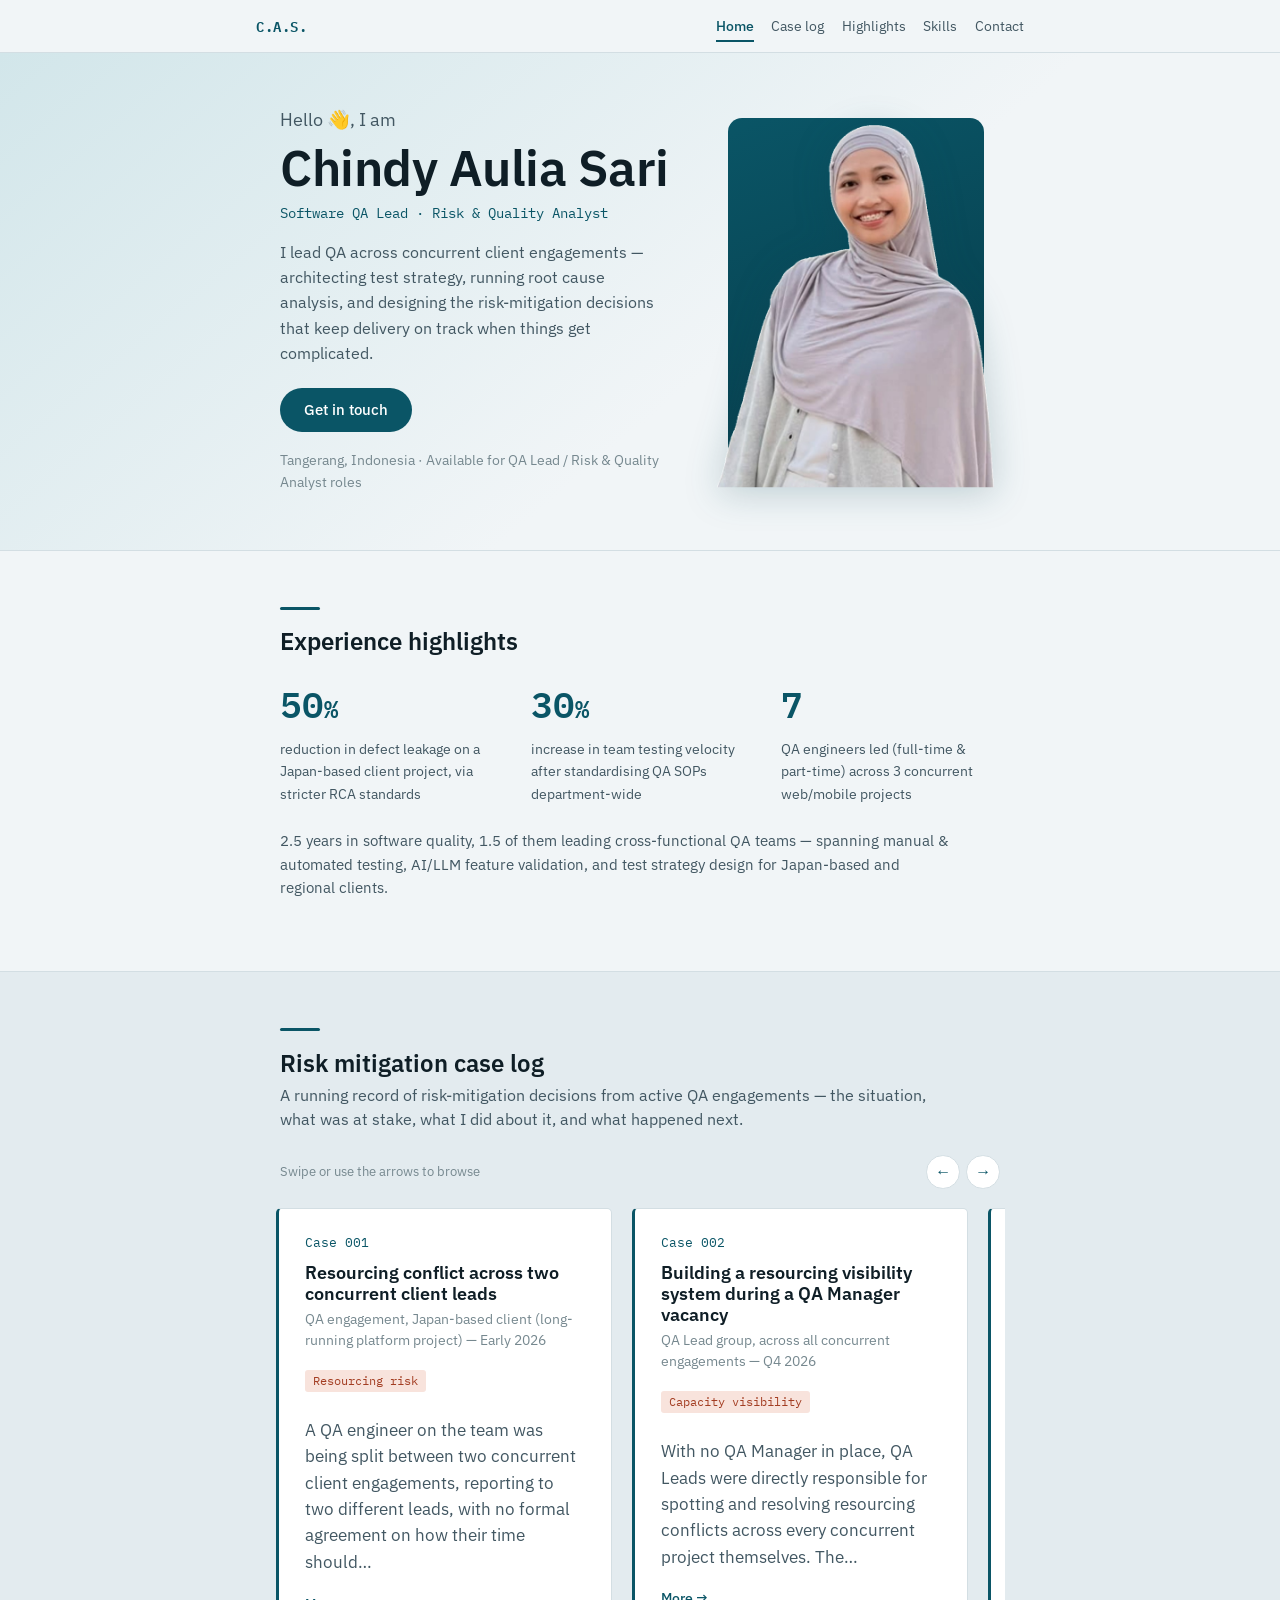
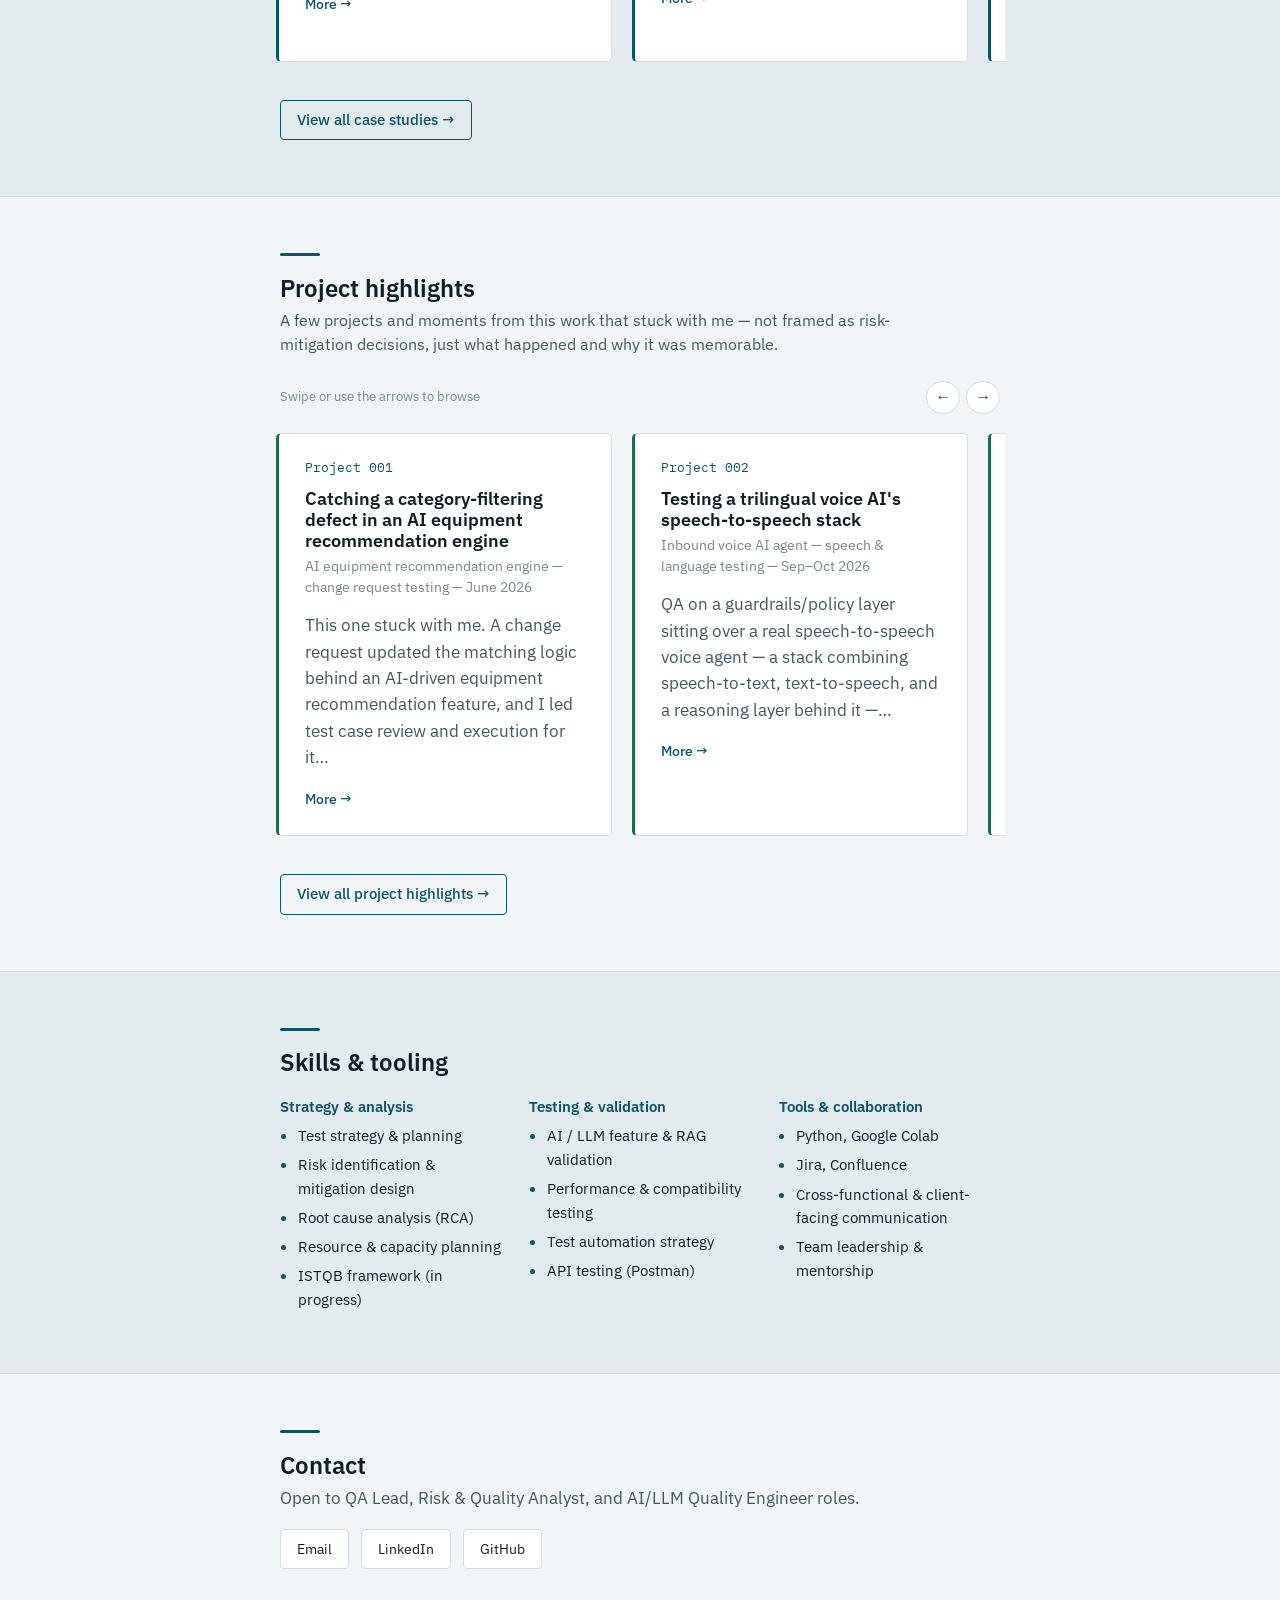
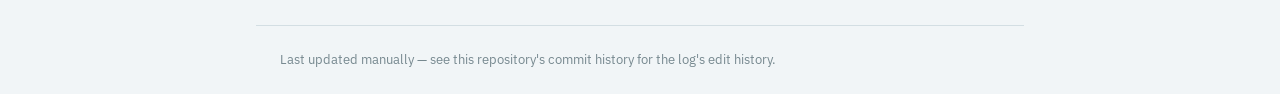
<file: index.html>
<!doctype html>
<html lang="en">
<head>
  <meta charset="UTF-8" />
  <meta name="viewport" content="width=device-width, initial-scale=1" />
  <title>Chindy Aulia Sari — QA Lead &amp; Risk Mitigation Portfolio</title>
  <meta name="description" content="Software QA Lead portfolio — risk mitigation case log, project highlights, and testing strategy work." />
  <link rel="preconnect" href="https://fonts.googleapis.com">
  <link rel="preconnect" href="https://fonts.gstatic.com" crossorigin>
  <link href="https://fonts.googleapis.com/css2?family=IBM+Plex+Mono:wght@400;500;600&family=IBM+Plex+Sans:wght@400;500;600;700&display=swap" rel="stylesheet">
  <link rel="stylesheet" href="style.css" />
</head>
<body>

  <a class="skip-link" href="#main">Skip to content</a>

  <header class="site-header">
    <div class="wrap header-row">
      <a class="wordmark" href="index.html">C.A.S.</a>
      <nav class="site-nav" aria-label="Main navigation">
        <a href="index.html" aria-current="page">Home</a>
        <a href="cases.html">Case log</a>
        <a href="highlights.html">Highlights</a>
        <a href="index.html#skills">Skills</a>
        <a href="index.html#contact">Contact</a>
      </nav>
    </div>
  </header>

  <main id="main">

    <section id="summary" class="hero">
      <div class="wrap hero-grid">
        <div class="hero-text">
          <p class="hero-greeting">Hello <span class="wave" aria-hidden="true">👋</span>, I am</p>
          <h1>Chindy Aulia Sari</h1>
          <p class="eyebrow">Software QA Lead · Risk &amp; Quality Analyst</p>
          <p class="hero-lede">
            I lead QA across concurrent client engagements — architecting test strategy,
            running root cause analysis, and designing the risk-mitigation decisions that
            keep delivery on track when things get complicated.
          </p>
          <a class="hero-cta" href="#contact">Get in touch</a>
          <p class="hero-note">Tangerang, Indonesia · Available for QA Lead / Risk &amp; Quality Analyst roles</p>
        </div>

        <div class="hero-photo">
          <div class="photo-block">
            <img src="profile.png" alt="Portrait of Chindy Aulia Sari" />
          </div>
        </div>
      </div>
    </section>

    <section id="experience" class="band">
      <div class="wrap">
      <span class="section-kicker" aria-hidden="true"></span>
      <h2>Experience highlights</h2>
      <div class="stat-row" data-animate-stats>
        <div class="stat">
          <span class="stat-number" data-count-to="50">0</span><span class="stat-suffix">%</span>
          <span class="stat-label">reduction in defect leakage on a Japan-based client project, via stricter RCA standards</span>
        </div>
        <div class="stat">
          <span class="stat-number" data-count-to="30">0</span><span class="stat-suffix">%</span>
          <span class="stat-label">increase in team testing velocity after standardising QA SOPs department-wide</span>
        </div>
        <div class="stat">
          <span class="stat-number" data-count-to="7">0</span><span class="stat-suffix"></span>
          <span class="stat-label">QA engineers led (full-time &amp; part-time) across 3 concurrent web/mobile projects</span>
        </div>
      </div>
      <p class="highlights-note">
        2.5 years in software quality, 1.5 of them leading cross-functional QA teams —
        spanning manual &amp; automated testing, AI/LLM feature validation, and test
        strategy design for Japan-based and regional clients.
      </p>
      </div>
    </section>

    <section id="case-log-preview" class="band band-alt">
      <div class="wrap">
        <span class="section-kicker" aria-hidden="true"></span>
        <h2>Risk mitigation case log</h2>
        <p class="section-lede">
          A running record of risk-mitigation decisions from active QA engagements —
          the situation, what was at stake, what I did about it, and what happened next.
        </p>
        <div class="rail-head">
          <p class="rail-hint">Swipe or use the arrows to browse</p>
          <div class="rail-nav">
            <button class="rail-btn" type="button" data-rail-prev="case-list-preview" aria-label="Previous case study">←</button>
            <button class="rail-btn" type="button" data-rail-next="case-list-preview" aria-label="Next case study">→</button>
          </div>
        </div>
        <div id="case-list-preview" class="card-rail">
          <!-- Rendered from cases.js at runtime -->
        </div>
        <a class="section-cta" href="cases.html">View all case studies →</a>
      </div>
    </section>

    <section id="highlights-preview" class="band">
      <div class="wrap">
        <span class="section-kicker" aria-hidden="true"></span>
        <h2>Project highlights</h2>
        <p class="section-lede">
          A few projects and moments from this work that stuck with me — not framed as
          risk-mitigation decisions, just what happened and why it was memorable.
        </p>
        <div class="rail-head">
          <p class="rail-hint">Swipe or use the arrows to browse</p>
          <div class="rail-nav">
            <button class="rail-btn" type="button" data-rail-prev="highlight-list-preview" aria-label="Previous project">←</button>
            <button class="rail-btn" type="button" data-rail-next="highlight-list-preview" aria-label="Next project">→</button>
          </div>
        </div>
        <div id="highlight-list-preview" class="card-rail">
          <!-- Rendered from highlights.js at runtime -->
        </div>
        <a class="section-cta" href="highlights.html">View all project highlights →</a>
      </div>
    </section>

    <section id="skills" class="band band-alt">
      <div class="wrap">
      <span class="section-kicker" aria-hidden="true"></span>
      <h2>Skills &amp; tooling</h2>
      <div class="skills-grid">
        <div class="skill-group">
          <h3>Strategy &amp; analysis</h3>
          <ul>
            <li>Test strategy &amp; planning</li>
            <li>Risk identification &amp; mitigation design</li>
            <li>Root cause analysis (RCA)</li>
            <li>Resource &amp; capacity planning</li>
            <li>ISTQB framework (in progress)</li>
          </ul>
        </div>
        <div class="skill-group">
          <h3>Testing &amp; validation</h3>
          <ul>
            <li>AI / LLM feature &amp; RAG validation</li>
            <li>Performance &amp; compatibility testing</li>
            <li>Test automation strategy</li>
            <li>API testing (Postman)</li>
          </ul>
        </div>
        <div class="skill-group">
          <h3>Tools &amp; collaboration</h3>
          <ul>
            <li>Python, Google Colab</li>
            <li>Jira, Confluence</li>
            <li>Cross-functional &amp; client-facing communication</li>
            <li>Team leadership &amp; mentorship</li>
          </ul>
        </div>
      </div>
      </div>
    </section>

    <section id="contact" class="band">
      <div class="wrap">
        <span class="section-kicker" aria-hidden="true"></span>
        <h2>Contact</h2>
        <p class="contact-lede">Open to QA Lead, Risk &amp; Quality Analyst, and AI/LLM Quality Engineer roles.</p>
        <div class="contact-links">
          <a class="contact-btn" href="mailto:chindyaulia014@gmail.com">Email</a>
          <a class="contact-btn" href="https://id.linkedin.com/in/chindyaulia14" target="_blank" rel="noopener">LinkedIn</a>
          <a class="contact-btn" href="https://github.com/ChindyAulia" target="_blank" rel="noopener">GitHub</a>
        </div>
      </div>
    </section>

  </main>

  <footer class="site-footer wrap">
    <p>Last updated manually — see this repository's commit history for the log's edit history.</p>
  </footer>

  <script src="cases.js"></script>
  <script src="highlights.js"></script>
  <script src="script.js"></script>
</body>
</html>
</file>
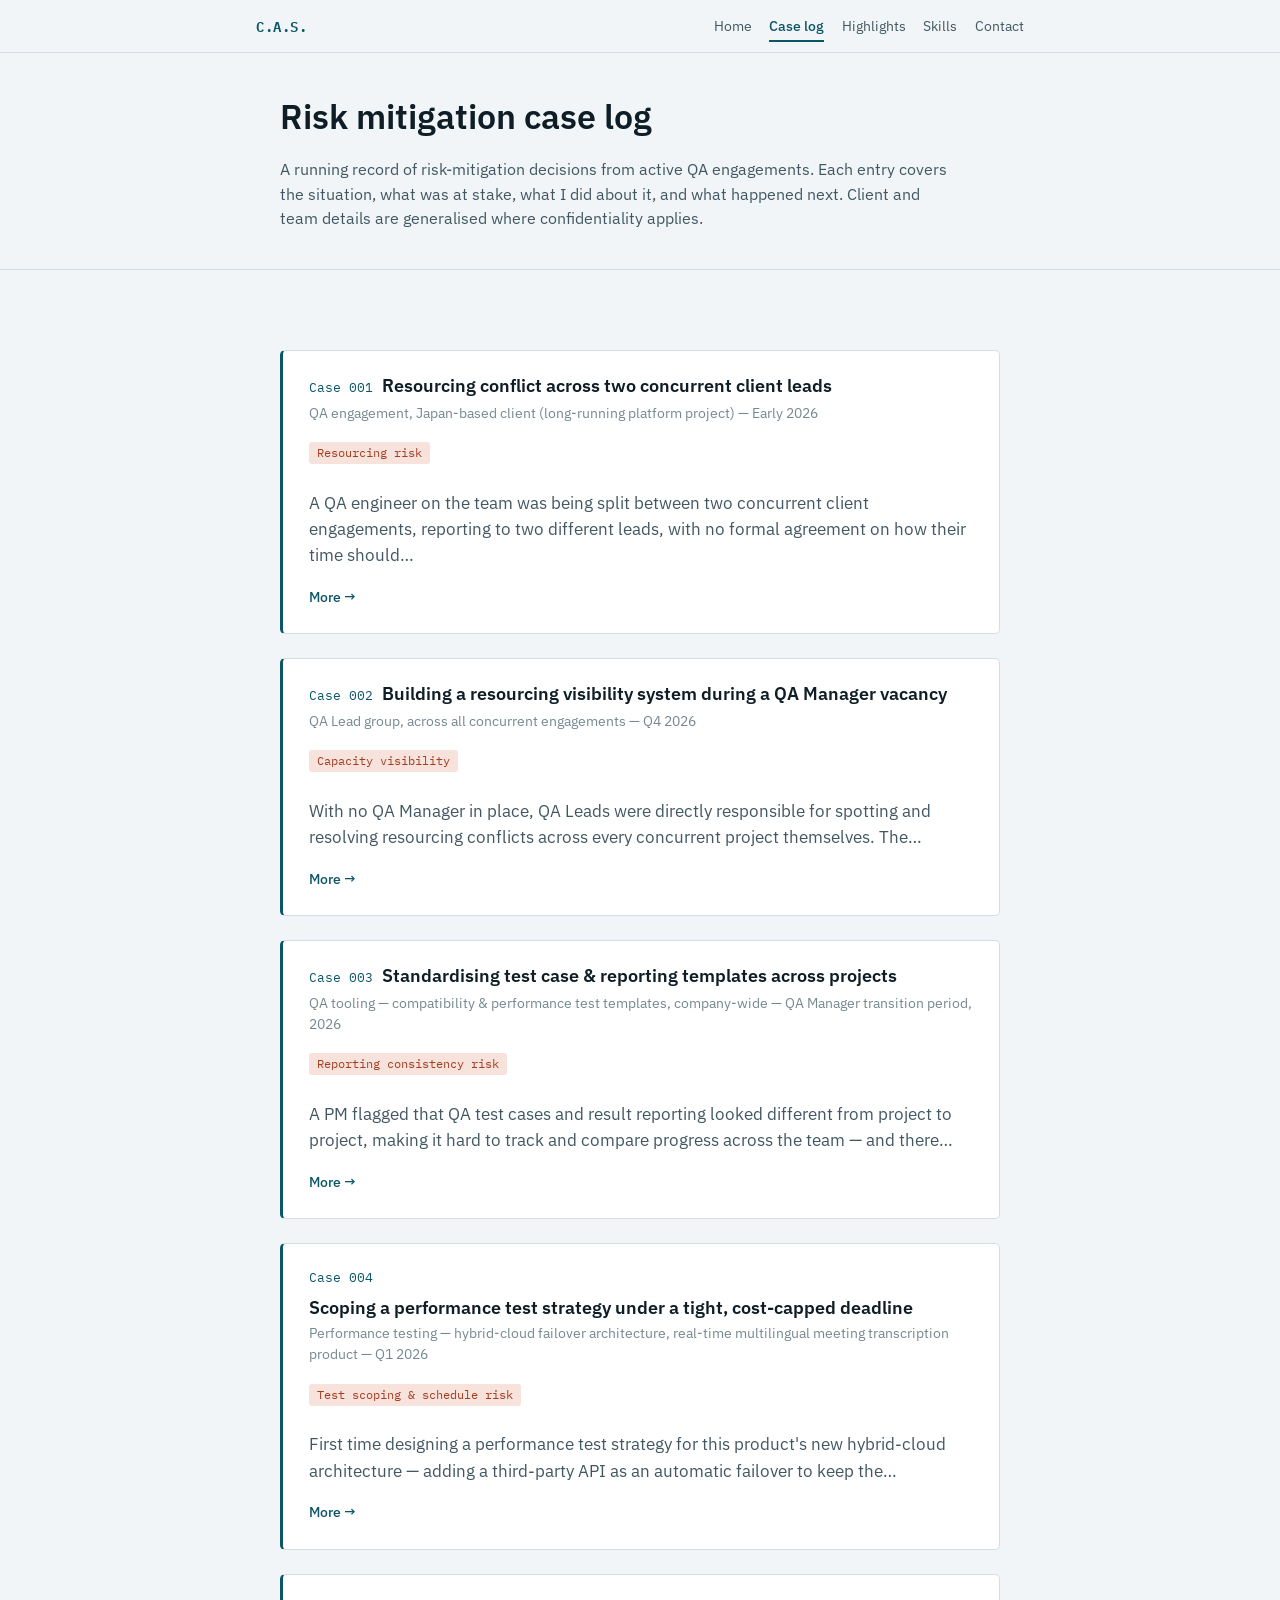
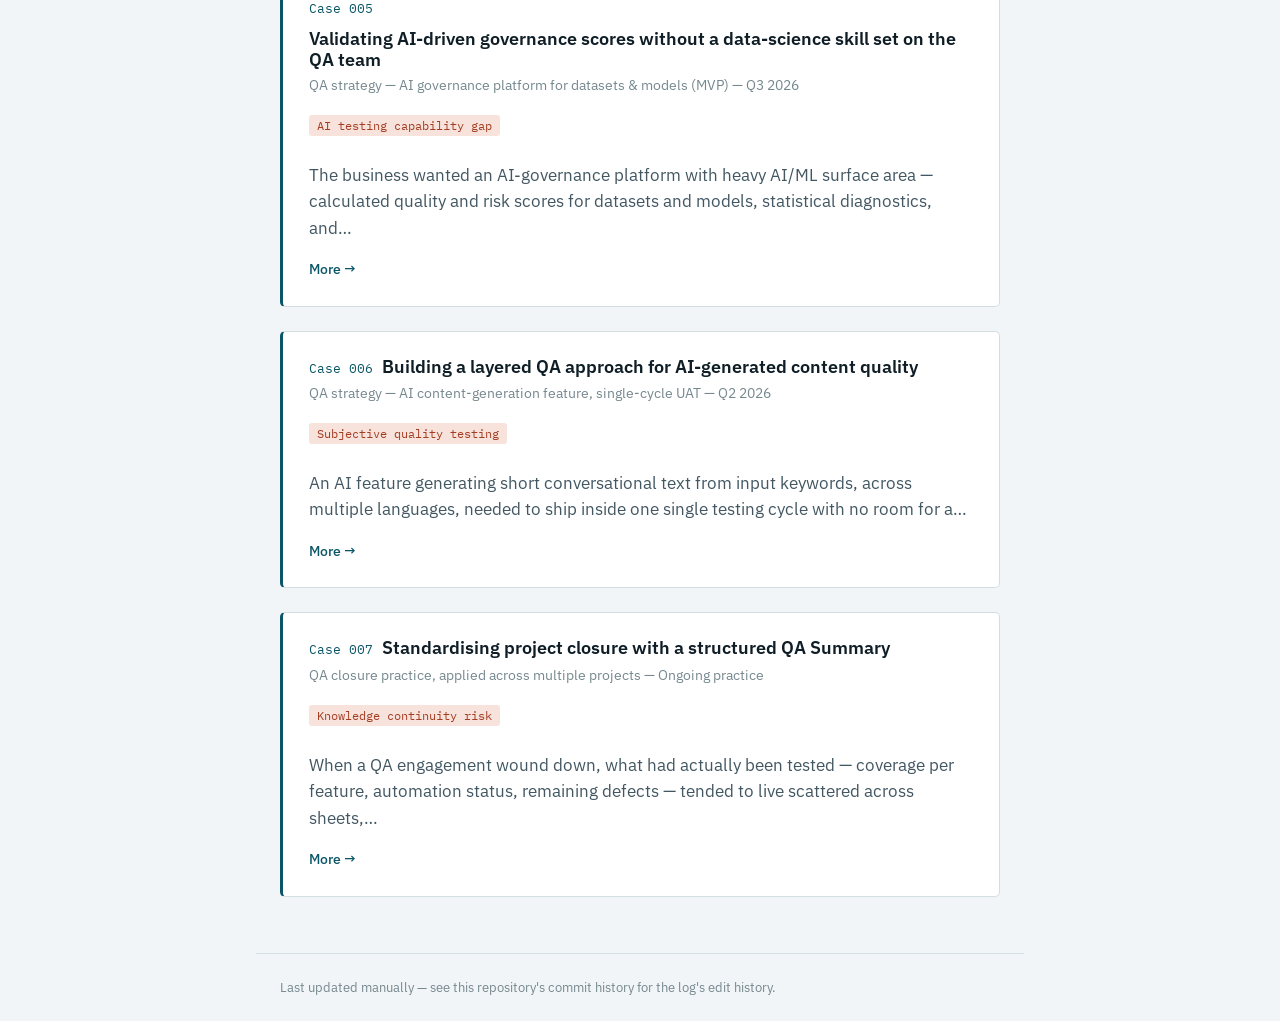
<file: cases.html>
<!doctype html>
<html lang="en">
<head>
  <meta charset="UTF-8" />
  <meta name="viewport" content="width=device-width, initial-scale=1" />
  <title>Risk mitigation case log — Chindy Aulia Sari</title>
  <meta name="description" content="A running record of risk-mitigation decisions from active QA engagements." />
  <link rel="preconnect" href="https://fonts.googleapis.com">
  <link rel="preconnect" href="https://fonts.gstatic.com" crossorigin>
  <link href="https://fonts.googleapis.com/css2?family=IBM+Plex+Mono:wght@400;500;600&family=IBM+Plex+Sans:wght@400;500;600;700&display=swap" rel="stylesheet">
  <link rel="stylesheet" href="style.css" />
</head>
<body>

  <a class="skip-link" href="#main">Skip to content</a>

  <header class="site-header">
    <div class="wrap header-row">
      <a class="wordmark" href="index.html">C.A.S.</a>
      <nav class="site-nav" aria-label="Main navigation">
        <a href="index.html">Home</a>
        <a href="cases.html" aria-current="page">Case log</a>
        <a href="highlights.html">Highlights</a>
        <a href="index.html#skills">Skills</a>
        <a href="index.html#contact">Contact</a>
      </nav>
    </div>
  </header>

  <main id="main">

    <div class="page-header wrap">
      <h1>Risk mitigation case log</h1>
      <p class="page-intro">
        A running record of risk-mitigation decisions from active QA engagements.
        Each entry covers the situation, what was at stake, what I did about it, and
        what happened next. Client and team details are generalised where
        confidentiality applies.
      </p>
    </div>

    <section id="case-log" class="band">
      <div class="wrap">
      <div id="case-list" class="case-list">
        <!-- Rendered from cases.js at runtime -->
      </div>
      </div>
    </section>

  </main>

  <footer class="site-footer wrap">
    <p>Last updated manually — see this repository's commit history for the log's edit history.</p>
  </footer>

  <script src="cases.js"></script>
  <script src="script.js"></script>
</body>
</html>
</file>
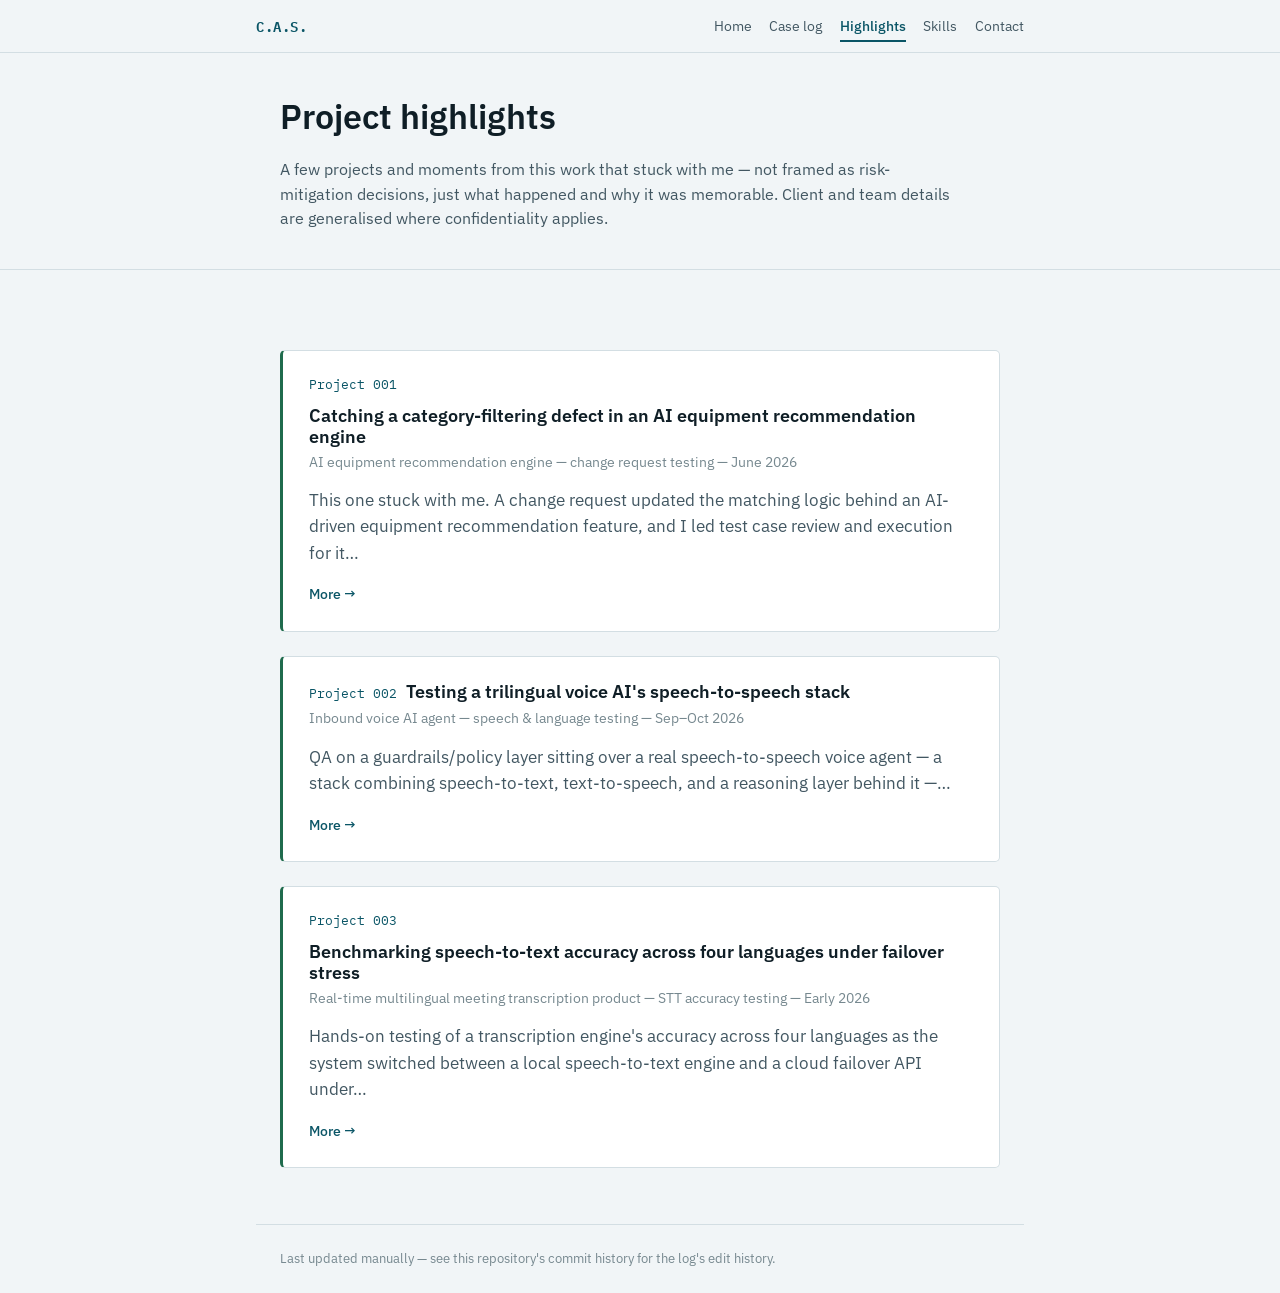
<file: highlights.html>
<!doctype html>
<html lang="en">
<head>
  <meta charset="UTF-8" />
  <meta name="viewport" content="width=device-width, initial-scale=1" />
  <title>Project highlights — Chindy Aulia Sari</title>
  <meta name="description" content="Memorable projects and moments from QA work across concurrent client engagements." />
  <link rel="preconnect" href="https://fonts.googleapis.com">
  <link rel="preconnect" href="https://fonts.gstatic.com" crossorigin>
  <link href="https://fonts.googleapis.com/css2?family=IBM+Plex+Mono:wght@400;500;600&family=IBM+Plex+Sans:wght@400;500;600;700&display=swap" rel="stylesheet">
  <link rel="stylesheet" href="style.css" />
</head>
<body>

  <a class="skip-link" href="#main">Skip to content</a>

  <header class="site-header">
    <div class="wrap header-row">
      <a class="wordmark" href="index.html">C.A.S.</a>
      <nav class="site-nav" aria-label="Main navigation">
        <a href="index.html">Home</a>
        <a href="cases.html">Case log</a>
        <a href="highlights.html" aria-current="page">Highlights</a>
        <a href="index.html#skills">Skills</a>
        <a href="index.html#contact">Contact</a>
      </nav>
    </div>
  </header>

  <main id="main">

    <div class="page-header wrap">
      <h1>Project highlights</h1>
      <p class="page-intro">
        A few projects and moments from this work that stuck with me — not framed as
        risk-mitigation decisions, just what happened and why it was memorable.
        Client and team details are generalised where confidentiality applies.
      </p>
    </div>

    <section id="project-highlights" class="band">
      <div class="wrap">
      <div id="highlight-list" class="case-list">
        <!-- Rendered from highlights.js at runtime -->
      </div>
      </div>
    </section>

  </main>

  <footer class="site-footer wrap">
    <p>Last updated manually — see this repository's commit history for the log's edit history.</p>
  </footer>

  <script src="highlights.js"></script>
  <script src="script.js"></script>
</body>
</html>
</file>
<file: style.css>
:root {
  /* Surfaces — cool neutral, no warm/yellow cast */
  --bg: #F1F5F7;
  --bg-tint: #E3EBEF;
  --surface: #FFFFFF;

  /* Text */
  --ink: #0F1E26;
  --ink-soft: #425762;
  --ink-faint: #76888F;
  --line: #D3DEE3;

  /* Brand accent — deep, saturated teal */
  --accent: #0A5566;
  --accent-deep: #063B49;
  --accent-soft: #D2E6EA;

  /* Semantic colours — rust for risk (no ochre/yellow), green for mitigation */
  --risk: #A33D22;
  --risk-soft: #F8E3DC;
  --mitigate: #1F6B4D;
  --mitigate-soft: #D8EDE3;

  --font-sans: 'IBM Plex Sans', -apple-system, BlinkMacSystemFont, 'Segoe UI', sans-serif;
  --font-mono: 'IBM Plex Mono', ui-monospace, SFMono-Regular, Menlo, monospace;
  --measure: 42rem;
  color-scheme: light dark;
}

@media (prefers-color-scheme: dark) {
  :root {
    --bg: #0E171C;
    --bg-tint: #152128;
    --surface: #18242B;

    --ink: #E6EDF0;
    --ink-soft: #A1B3BB;
    --ink-faint: #6B808A;
    --line: #27373F;

    --accent: #58B4C7;
    --accent-deep: #8AD0DE;
    --accent-soft: #113039;

    --risk: #E08364;
    --risk-soft: #331D16;
    --mitigate: #62C095;
    --mitigate-soft: #13291F;
  }
}

* { box-sizing: border-box; }

html { scroll-behavior: smooth; }

body {
  margin: 0;
  background: var(--bg);
  color: var(--ink);
  font-family: var(--font-sans);
  font-size: 17px;
  line-height: 1.55;
  -webkit-font-smoothing: antialiased;
}

.wrap {
  max-width: 48rem;
  margin: 0 auto;
  padding: 0 1.5rem;
}

h1, h2, h3 { font-family: var(--font-sans); font-weight: 600; line-height: 1.2; margin: 0 0 0.6em; }
p { margin: 0 0 1em; max-width: var(--measure); }
a { color: var(--accent); }

.skip-link {
  position: absolute;
  left: -9999px;
  top: 0;
  background: var(--surface);
  color: var(--ink);
  padding: 0.75rem 1rem;
  z-index: 10;
}
.skip-link:focus { left: 1rem; top: 1rem; }

/* Header */
.site-header {
  border-bottom: 1px solid var(--line);
  position: sticky;
  top: 0;
  background: var(--bg);
  z-index: 100;
}
.header-row {
  display: flex;
  align-items: center;
  justify-content: space-between;
  flex-wrap: wrap;
  gap: 0.25rem 1rem;
  min-height: 3.25rem;
  padding: 0.6rem 0;
}
.wordmark {
  font-family: var(--font-mono);
  font-weight: 600;
  font-size: 0.875rem;
  letter-spacing: 0.04em;
  color: var(--accent);
  text-decoration: none;
}
.site-nav { display: flex; gap: 1.1rem; flex-wrap: wrap; }
.site-nav a {
  position: relative;
  z-index: 1;
  font-size: 0.85rem;
  color: var(--ink-soft);
  text-decoration: none;
  border-bottom: 2px solid transparent;
  padding: 0.35rem 0 0.2rem; /* bigger tap target */
  white-space: nowrap;
}
.site-nav a:hover, .site-nav a:focus-visible { color: var(--accent); }
.site-nav a[aria-current="page"] {
  color: var(--accent);
  border-bottom-color: var(--accent);
  font-weight: 500;
}

/* Hero */
.hero {
  padding: 3.25rem 0 3.5rem;
  position: relative;
  overflow: hidden;
  isolation: isolate; /* keeps the gradient layer from escaping behind the header */
  background: linear-gradient(140deg, var(--accent-soft) 0%, var(--bg) 58%);
}

.hero-grid {
  display: grid;
  grid-template-columns: 1.15fr 0.85fr;
  gap: 2.5rem;
  align-items: center;
}

.hero-greeting {
  font-size: 1.15rem;
  color: var(--ink-soft);
  margin-bottom: 0.3rem;
}
.wave { display: inline-block; }

.hero h1 {
  font-size: clamp(2.3rem, 5.5vw, 3.1rem);
  margin-bottom: 0.35rem;
  letter-spacing: -0.01em;
}
.eyebrow {
  font-family: var(--font-mono);
  font-size: 0.85rem;
  color: var(--accent);
  margin-bottom: 0.9rem;
}
.hero-lede { font-size: 1.02rem; color: var(--ink-soft); }

.hero-cta {
  display: inline-block;
  margin: 0.4rem 0 1.1rem;
  padding: 0.65rem 1.5rem;
  background: var(--accent);
  color: #FFFFFF;
  font-size: 0.95rem;
  font-weight: 500;
  border-radius: 999px;
  text-decoration: none;
  transition: background 0.15s ease, transform 0.15s ease;
}
.hero-cta:hover, .hero-cta:focus-visible {
  background: var(--accent-deep);
  transform: translateY(-1px);
}

.hero-note { font-size: 0.88rem; color: var(--ink-faint); margin-bottom: 0; }

/* Photo sits on a tinted rounded block, offset like a cut-out */
.hero-photo { display: flex; justify-content: center; }
.photo-block {
  position: relative;
  width: 100%;
  max-width: 16rem;
  aspect-ratio: 1 / 1.08;
  border-radius: 14px;
  background: linear-gradient(160deg, var(--accent) 0%, var(--accent-deep) 100%);
  display: flex;
  align-items: flex-end;
  justify-content: center;
}
.photo-block img {
  width: 108%;
  max-width: none;
  height: auto;
  display: block;
  transform: translateY(2%);
  filter: drop-shadow(0 6px 18px rgb(8 67 81 / 0.22));
}

/* Page header (on sub-pages) */
.page-header { padding: 2.75rem 1.5rem 1.5rem; }
.page-header h1 { font-size: clamp(1.7rem, 4vw, 2.1rem); }
.page-header .page-intro { color: var(--ink-soft); font-size: 0.97rem; }

/* Sections — full-width bands with a .wrap inside, alternating surface
   tint so each one reads as a separate block rather than one long page */
.band {
  padding: 3.5rem 0;
  border-top: 1px solid var(--line);
}
.band-alt { background: var(--bg-tint); }
.band h2 {
  font-size: 1.5rem;
  margin-bottom: 0.35rem;
}
.band .section-lede {
  color: var(--ink-soft);
  font-size: 0.97rem;
  margin-bottom: 0;
}
/* Small accent rule above each section heading */
.band .section-kicker {
  display: block;
  width: 2.5rem;
  height: 3px;
  border-radius: 2px;
  background: var(--accent);
  margin-bottom: 1.1rem;
}
/* Keeps a jumped-to section clear of the sticky header */
[id] { scroll-margin-top: 5rem; }

/* Highlights / stats */
.stat-row {
  display: flex;
  flex-wrap: wrap;
  gap: 2rem;
  margin: 1.25rem 0 1.5rem;
}
.stat { flex: 1 1 13rem; }
.stat-number, .stat-suffix {
  font-family: var(--font-mono);
  font-weight: 600;
  font-size: 2.25rem;
  color: var(--accent);
}
.stat-suffix { font-size: 1.5rem; }
.stat-label {
  display: block;
  margin-top: 0.4rem;
  font-size: 0.9rem;
  color: var(--ink-soft);
  max-width: 18rem;
}
.highlights-note { color: var(--ink-soft); font-size: 0.95rem; }

/* Case log / highlight lists */
.case-log-intro { color: var(--ink-soft); font-size: 0.95rem; }
.case-list { display: flex; flex-direction: column; gap: 1.5rem; margin-top: 1.5rem; }

.case {
  background: var(--surface);
  border: 1px solid var(--line);
  border-left: 3px solid var(--accent);
  border-radius: 5px;
  padding: 1.5rem 1.6rem;
}
.highlight-card { border-left-color: var(--mitigate); }

.case-preview { transition: border-color 0.15s ease, box-shadow 0.15s ease; }
.case-preview:hover {
  border-color: var(--accent);
  box-shadow: 0 2px 10px rgb(14 92 107 / 0.07);
}

.case-head {
  display: flex;
  flex-wrap: wrap;
  align-items: baseline;
  gap: 0.6rem;
  margin-bottom: 0.3rem;
}
.case-id {
  font-family: var(--font-mono);
  font-size: 0.8rem;
  color: var(--accent);
}
.case-title { font-size: 1.1rem; margin: 0; }
.case-meta {
  font-size: 0.85rem;
  color: var(--ink-faint);
  margin: 0 0 0.9rem;
}
.case-tag {
  display: inline-block;
  font-family: var(--font-mono);
  font-size: 0.72rem;
  padding: 0.12rem 0.5rem;
  border-radius: 3px;
  background: var(--risk-soft);
  color: var(--risk);
  margin: 0 0 0.9rem;
}

.case-fields { display: grid; gap: 0.9rem; }
.case-field dt {
  font-family: var(--font-mono);
  font-size: 0.72rem;
  color: var(--ink-faint);
  margin-bottom: 0.2rem;
}
.case-field dd { margin: 0; color: var(--ink); }
.case-field.is-mitigation dt { color: var(--mitigate); }
.case-field.is-risk dt { color: var(--risk); }

/* Preview cards and the More / Back links */
.case-preview-teaser {
  color: var(--ink-soft);
  margin: 0.7rem 0 0.9rem;
}
.more-link {
  display: inline-block;
  font-size: 0.9rem;
  font-weight: 500;
  color: var(--accent);
  text-decoration: none;
}
.more-link:hover, .more-link:focus-visible { text-decoration: underline; }

.back-link {
  display: inline-block;
  margin-bottom: 1rem;
  font-size: 0.9rem;
  color: var(--accent);
  text-decoration: none;
}
.back-link:hover, .back-link:focus-visible { text-decoration: underline; }

/* Horizontal card rail (the sliding previews on the landing page) */
.rail-head {
  display: flex;
  align-items: center;
  justify-content: space-between;
  gap: 1rem;
  margin-top: 1.5rem;
}
.rail-hint {
  font-size: 0.82rem;
  color: var(--ink-faint);
  margin: 0;
}
.rail-nav { display: flex; gap: 0.4rem; }
.rail-btn {
  width: 2.1rem;
  height: 2.1rem;
  display: inline-flex;
  align-items: center;
  justify-content: center;
  border: 1px solid var(--line);
  background: var(--surface);
  color: var(--accent);
  border-radius: 50%;
  font-size: 1rem;
  line-height: 1;
  cursor: pointer;
  transition: border-color 0.15s ease, background 0.15s ease, color 0.15s ease;
}
.rail-btn:hover:not(:disabled), .rail-btn:focus-visible:not(:disabled) {
  background: var(--accent);
  border-color: var(--accent);
  color: #FFFFFF;
}
.rail-btn:disabled { opacity: 0.35; cursor: default; }

.card-rail {
  display: flex;
  gap: 1.25rem;
  overflow-x: auto;
  scroll-snap-type: x mandatory;
  scroll-behavior: smooth;
  padding: 0.3rem 0.3rem 1.1rem;
  margin: 0.9rem -0.3rem 0;
  scrollbar-width: thin;
  scrollbar-color: var(--line) transparent;
}
.card-rail::-webkit-scrollbar { height: 6px; }
.card-rail::-webkit-scrollbar-thumb {
  background: var(--line);
  border-radius: 3px;
}
.card-rail > .case {
  flex: 0 0 min(21rem, 80%);
  scroll-snap-align: start;
}

/* "View all" call to action on the landing page */
.section-cta {
  display: inline-block;
  margin-top: 1.25rem;
  font-size: 0.92rem;
  font-weight: 500;
  color: var(--accent);
  text-decoration: none;
  border: 1px solid var(--accent);
  border-radius: 4px;
  padding: 0.5rem 1rem;
}
.section-cta:hover, .section-cta:focus-visible {
  background: var(--accent);
  color: var(--surface);
}

/* Project highlights */
.highlight-story { margin-bottom: 0.9rem; }
.highlight-bullets {
  margin: 0 0 0.9rem;
  padding-left: 1.1rem;
}
.highlight-bullets li {
  margin-bottom: 0.4rem;
  font-size: 0.95rem;
  color: var(--ink-soft);
}
.highlight-bullets li::marker { color: var(--mitigate); }

/* Mock data snapshot (inside a case card) */
.mock-panel {
  margin-top: 1.1rem;
  padding-top: 1.1rem;
  border-top: 1px dashed var(--line);
}
.mock-caption {
  font-size: 0.85rem;
  color: var(--ink-faint);
  font-style: italic;
  margin-bottom: 0.75rem;
}
.mock-table-wrap { overflow-x: auto; }
.mock-table {
  width: 100%;
  border-collapse: collapse;
  font-size: 0.85rem;
  min-width: 28rem;
}
.mock-table th, .mock-table td {
  text-align: left;
  padding: 0.45rem 0.6rem;
  border-bottom: 1px solid var(--line);
  vertical-align: top;
}
.mock-table th {
  font-family: var(--font-mono);
  font-weight: 500;
  font-size: 0.72rem;
  color: var(--ink-faint);
  background: var(--bg-tint);
}
.badge {
  display: inline-block;
  font-family: var(--font-mono);
  font-size: 0.72rem;
  padding: 0.1rem 0.5rem;
  border-radius: 3px;
}
.badge-ok { background: var(--mitigate-soft); color: var(--mitigate); }
.badge-risk { background: var(--risk-soft); color: var(--risk); }
.badge-neutral { background: var(--accent-soft); color: var(--accent); }

.lead-status-row {
  display: flex;
  flex-wrap: wrap;
  gap: 0.5rem;
  margin-top: 0.9rem;
}
.lead-pill {
  font-size: 0.8rem;
  color: var(--ink-soft);
  border: 1px solid var(--line);
  border-radius: 3px;
  padding: 0.25rem 0.6rem;
}
.mock-footnote {
  font-size: 0.82rem;
  color: var(--ink-faint);
  margin: 0.9rem 0 0;
}

/* Skills */
.skills-grid {
  display: grid;
  grid-template-columns: repeat(auto-fit, minmax(13rem, 1fr));
  gap: 1.75rem;
  margin-top: 1.25rem;
}
.skill-group h3 { font-size: 0.95rem; color: var(--accent); }
.skill-group ul { margin: 0; padding-left: 1.1rem; }
.skill-group li { margin-bottom: 0.35rem; font-size: 0.95rem; }
.skill-group li::marker { color: var(--accent); }

/* Contact */
.contact-lede { color: var(--ink-soft); }
.contact-links { display: flex; gap: 0.75rem; flex-wrap: wrap; margin-top: 1rem; }
.contact-btn {
  font-size: 0.9rem;
  text-decoration: none;
  color: var(--ink);
  background: var(--surface);
  border: 1px solid var(--line);
  border-radius: 4px;
  padding: 0.5rem 1rem;
}
.contact-btn:hover, .contact-btn:focus-visible {
  border-color: var(--accent);
  color: var(--accent);
}

/* Footer */
.site-footer {
  padding: 1.5rem;
  color: var(--ink-faint);
  font-size: 0.8rem;
  border-top: 1px solid var(--line);
}
.site-footer p { margin: 0; }

/* Reduced motion */
@media (prefers-reduced-motion: reduce) {
  html { scroll-behavior: auto; }
}

/* Hero stacks before the two columns get cramped */
@media (max-width: 46rem) {
  .hero-grid {
    grid-template-columns: 1fr;
    gap: 1.75rem;
  }
  .hero-photo { order: -1; justify-content: flex-start; }
  .photo-block { max-width: 15rem; }
}

@media (max-width: 34rem) {
  /* Stack the wordmark above the nav so neither gets clipped */
  .header-row { justify-content: flex-start; }
  .wordmark { width: 100%; }
  .site-nav { gap: 0.9rem; }
  .site-nav a { font-size: 0.8rem; }
  section[id] { scroll-margin-top: 6rem; }
  .photo-block { max-width: 13rem; }
}

@media (max-width: 30rem) {
  .hero { padding-top: 2.5rem; }
  section { padding: 1.75rem 1.25rem; }
  .page-header { padding: 2rem 1.25rem 1.25rem; }

  /* Mock table becomes a stack of labelled rows instead of scrolling sideways */
  .mock-table-wrap { overflow-x: visible; }
  .mock-table { min-width: 0; width: 100%; }
  .mock-table thead { display: none; }
  .mock-table tr {
    display: block;
    padding: 0.6rem 0;
    border-bottom: 1px solid var(--line);
  }
  .mock-table tr:last-child { border-bottom: none; }
  .mock-table td {
    display: block;
    border-bottom: none;
    padding: 0.15rem 0;
  }
  .mock-table td::before {
    content: attr(data-label);
    display: block;
    font-family: var(--font-mono);
    font-size: 0.68rem;
    color: var(--ink-faint);
  }
}
</file>
